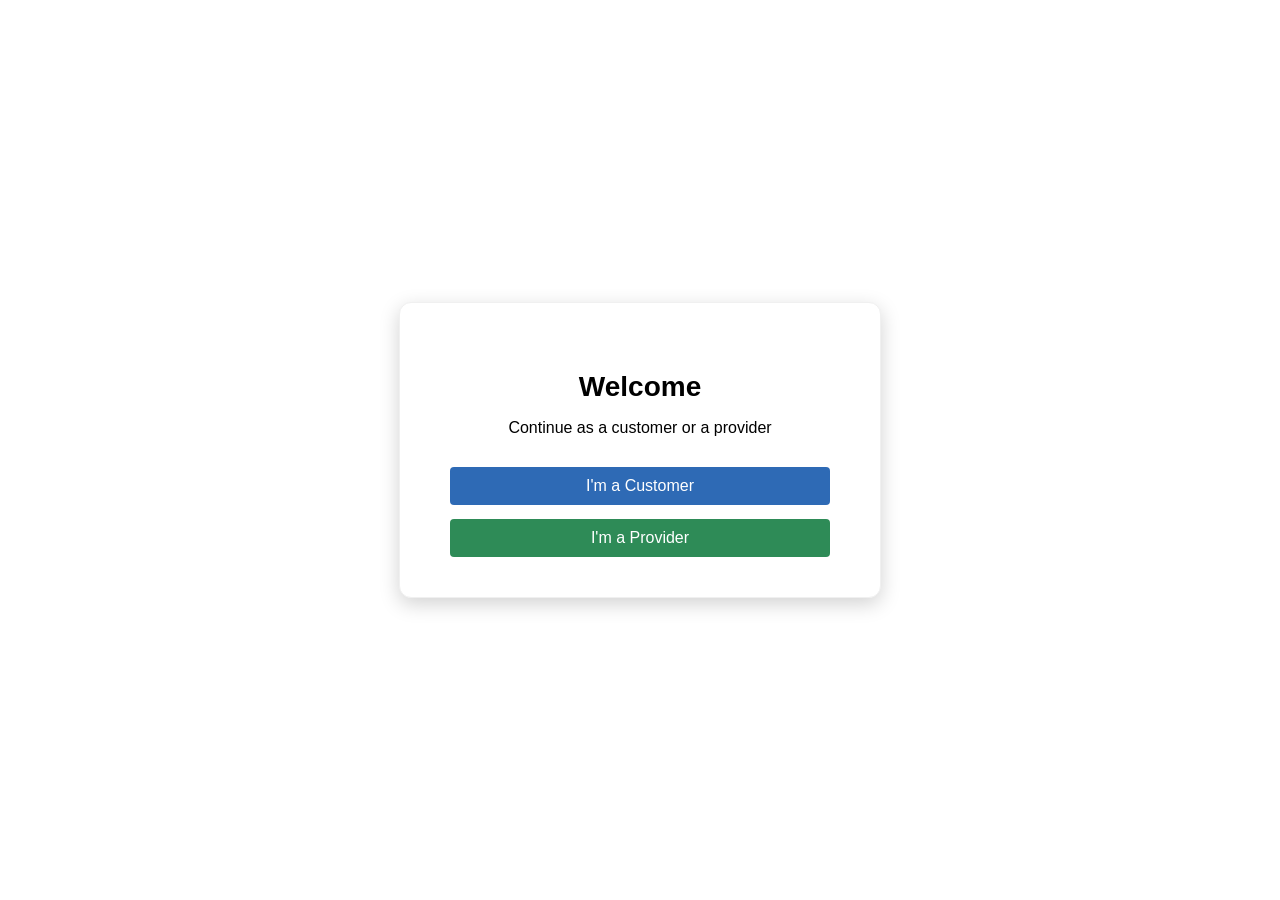
<file: high-fidelity-prototype/customer-prototype/index.html>
<!DOCTYPE html>
<html lang="en">
<head>
    <meta charset="UTF-8">
    <meta name="viewport" content="width=device-width, initial-scale=1.0">
    <title>Document</title>
    <link rel="stylesheet" href="style.css">
</head>
<body>
    <div class="landing-card">
        <h3>Welcome</h3>
        <p>Continue as a customer or a provider</p>

        <div class="role-buttons">
            <a href="customer-login.html" class="role-btn customer-btn">I'm a Customer</a>
            <a href="../provider-prototype/provider-login.html" class="role-btn provider-btn">I'm a Provider</a>
        </div>
    </div>
</body>
</html>
</file>
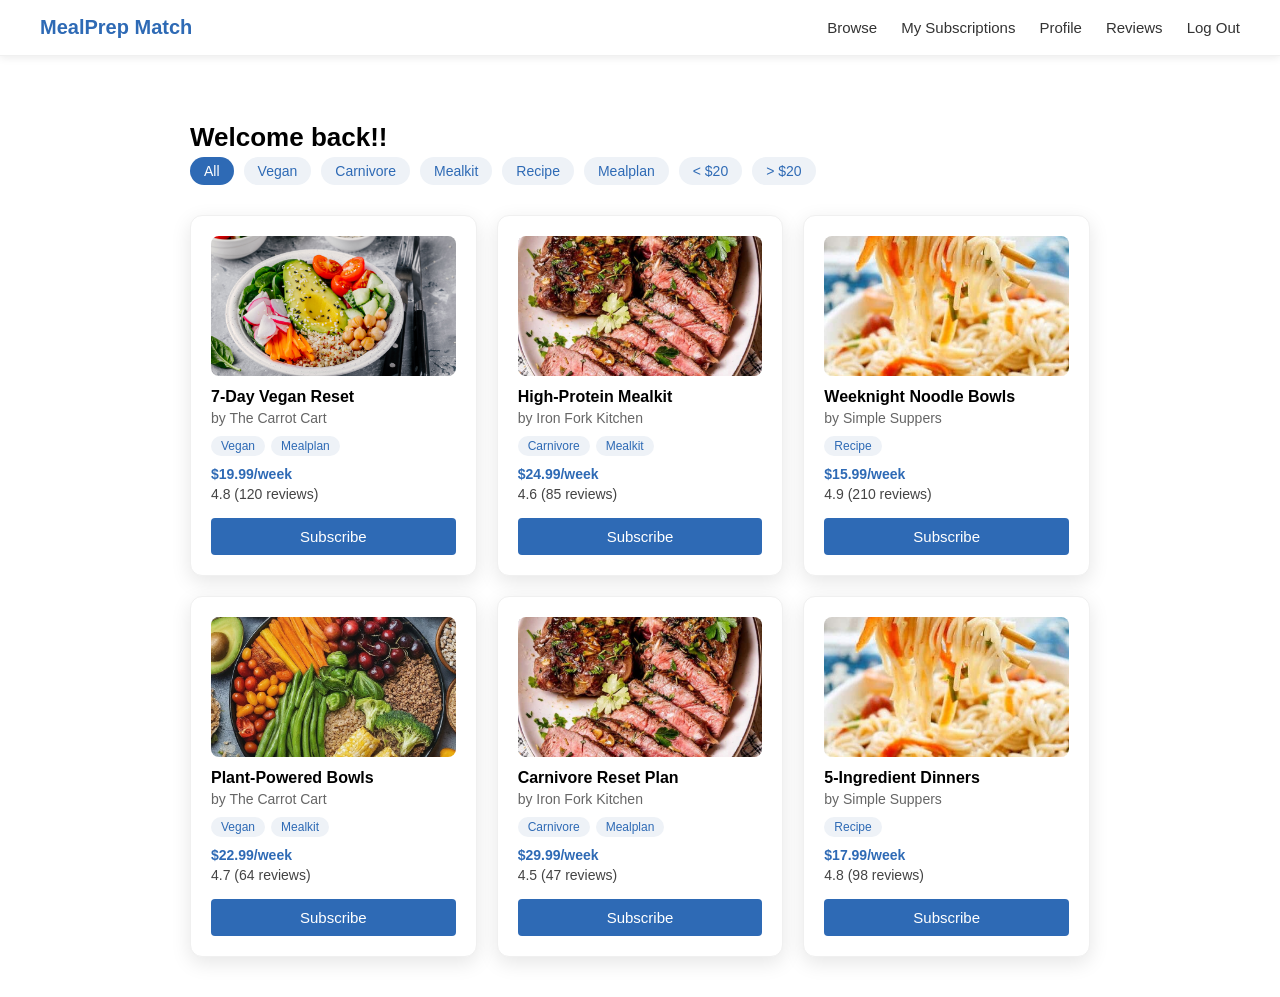
<file: high-fidelity-prototype/customer-prototype/customer-dashboard.html>
<!DOCTYPE html>
<html lang="en">
<head>
    <meta charset="UTF-8">
    <meta name="viewport" content="width=device-width, initial-scale=1.0">
    <title>Document</title>
    <link rel="stylesheet" href="style.css">
</head>
<body class="dashboard-body">
    <nav class="navbar">
        <span class="logo">MealPrep Match</span>
        <div class="nav-links">
            <a href="customer-dashboard.html">Browse</a>
            <a href="customer-subscriptions.html">My Subscriptions</a>
            <a href="customer-profile.html">Profile</a>
            <a href="customer-reviews.html">Reviews</a>
            <a href="index.html">Log Out</a>
        </div>
    </nav>

    <div class="dashboard-container">
        <h3>Welcome back!!</h3>
        

        <div class="filter-tags">
            <span class="tag-pill active" data-filter="All">All</span>
            <span class="tag-pill" data-filter="Vegan">Vegan</span>
            <span class="tag-pill" data-filter="Carnivore">Carnivore</span>
            <span class="tag-pill" data-filter="Mealkit">Mealkit</span>
            <span class="tag-pill" data-filter="Recipe">Recipe</span>
            <span class="tag-pill" data-filter="Mealplan">Mealplan</span>
            <span class="tag-pill" data-filter="under20">&lt; $20</span>
            <span class="tag-pill" data-filter="over20">&gt; $20</span>
        </div>

        <div class="card-grid">
            <div class="service-card" data-id="vegan-reset" data-tags="Vegan Mealplan" data-price="19.99">
                <img class="card-image" src="images/vegan-reset.jpg" alt="7-Day Vegan Reset">
                <div class="card-body">
                    <h4>7-Day Vegan Reset</h4>
                    <p class="provider-name">by The Carrot Cart</p>
                    <div class="card-tags">
                        <span class="tag-pill small">Vegan</span>
                        <span class="tag-pill small">Mealplan</span>
                    </div>
                    <p class="price">$19.99/week</p>
                    <p class="rating">4.8 (120 reviews)</p>
                </div>
                <button class="subscribe-btn">Subscribe</button>
            </div>

            <div class="service-card" data-id="high-protein-mealkit" data-tags="Carnivore Mealkit" data-price="24.99">
                <img class="card-image" src="images/high-protein.jpg" alt="High-Protein Mealkit">
                <div class="card-body">
                    <h4>High-Protein Mealkit</h4>
                    <p class="provider-name">by Iron Fork Kitchen</p>
                    <div class="card-tags">
                        <span class="tag-pill small">Carnivore</span>
                        <span class="tag-pill small">Mealkit</span>
                    </div>
                    <p class="price">$24.99/week</p>
                    <p class="rating">4.6 (85 reviews)</p>
                </div>
                <button class="subscribe-btn">Subscribe</button>
            </div>

            <div class="service-card" data-id="noodle-bowls" data-tags="Recipe" data-price="15.99">
                <img class="card-image" src="images/noodle-bowls.jpg" alt="Weeknight Noodle Bowls">
                <div class="card-body">
                    <h4>Weeknight Noodle Bowls</h4>
                    <p class="provider-name">by Simple Suppers</p>
                    <div class="card-tags">
                        <span class="tag-pill small">Recipe</span>
                    </div>
                    <p class="price">$15.99/week</p>
                    <p class="rating">4.9 (210 reviews)</p>
                </div>
                <button class="subscribe-btn">Subscribe</button>
            </div>

            <div class="service-card" data-id="plant-powered-bowls" data-tags="Vegan Mealkit" data-price="22.99">
                <img class="card-image" src="images/plant-based.jpg" alt="Plant-Powered Bowls">
                <div class="card-body">
                    <h4>Plant-Powered Bowls</h4>
                    <p class="provider-name">by The Carrot Cart</p>
                    <div class="card-tags">
                        <span class="tag-pill small">Vegan</span>
                        <span class="tag-pill small">Mealkit</span>
                    </div>
                    <p class="price">$22.99/week</p>
                    <p class="rating">4.7 (64 reviews)</p>
                </div>
                <button class="subscribe-btn">Subscribe</button>
            </div>

            <div class="service-card" data-id="carnivore-reset" data-tags="Carnivore Mealplan" data-price="29.99">
                <img class="card-image" src="images/high-protein.jpg" alt="Carnivore Reset Plan">
                <div class="card-body">
                    <h4>Carnivore Reset Plan</h4>
                    <p class="provider-name">by Iron Fork Kitchen</p>
                    <div class="card-tags">
                        <span class="tag-pill small">Carnivore</span>
                        <span class="tag-pill small">Mealplan</span>
                    </div>
                    <p class="price">$29.99/week</p>
                    <p class="rating">4.5 (47 reviews)</p>
                </div>
                <button class="subscribe-btn">Subscribe</button>
            </div>

            <div class="service-card" data-id="5-ingredient-dinners" data-tags="Recipe" data-price="17.99">
                <img class="card-image" src="images/noodle-bowls.jpg" alt="5-Ingredient Dinners">
                <div class="card-body">
                    <h4>5-Ingredient Dinners</h4>
                    <p class="provider-name">by Simple Suppers</p>
                    <div class="card-tags">
                        <span class="tag-pill small">Recipe</span>
                    </div>
                    <p class="price">$17.99/week</p>
                    <p class="rating">4.8 (98 reviews)</p>
                </div>
                <button class="subscribe-btn">Subscribe</button>
            </div>
        </div>

        <p class="no-results" hidden>No mealkits match this filter yet.</p>
    </div>

    <script src="subscriptions.js"></script>
    <script>
        initSubscribeButtons();

        const filterTags = document.querySelectorAll('.filter-tags .tag-pill');
        const cards = document.querySelectorAll('.service-card');
        const noResults = document.querySelector('.no-results');

        filterTags.forEach(tag => {
            tag.addEventListener('click', () => {
                filterTags.forEach(t => t.classList.remove('active'));
                tag.classList.add('active');

                const filter = tag.dataset.filter;
                let visibleCount = 0;

                cards.forEach(card => {
                    const price = parseFloat(card.dataset.price);
                    let matches;
                    if (filter === 'All') matches = true;
                    else if (filter === 'under20') matches = price < 20;
                    else if (filter === 'over20') matches = price > 20;
                    else matches = card.dataset.tags.split(' ').includes(filter);

                    card.hidden = !matches;
                    if (matches) visibleCount++;
                });

                noResults.hidden = visibleCount > 0;
            });
        });
    </script>
</body>
</html>
</file>
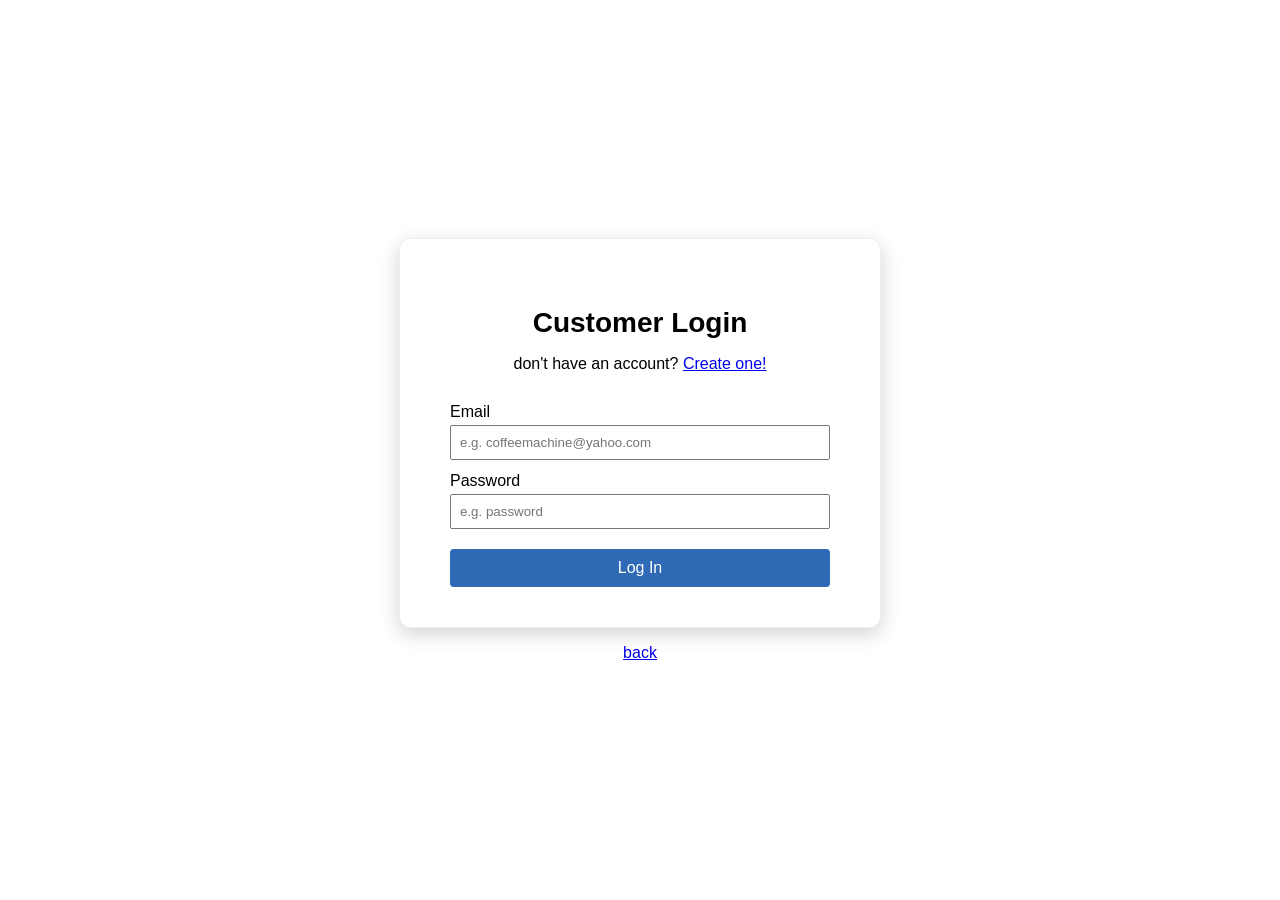
<file: high-fidelity-prototype/customer-prototype/customer-login.html>
<!DOCTYPE html>
<html lang="en">
<head>
    <meta charset="UTF-8">
    <meta name="viewport" content="width=device-width, initial-scale=1.0">
    <title>Document</title>
    <link rel="stylesheet" href="style.css">
</head>
<body>
    <div class= "customer-form">
        <h3>Customer Login</h3>
        <p>don't have an account? <a href="customer-registration.html">Create one!</a></p>

        <form action="customer-dashboard.html">

            <label for="email">Email</label>
            <input type="text" id="email" placeholder="e.g. coffeemachine@yahoo.com">

            <label for="password">Password</label>
            <input type="text" id="password" placeholder="e.g. password">

            <button type="submit" class="register-btn">Log In</button>
        </form>

    </div>

    <div class="back-link">
        <a href="#">back</a>
    </div>
</body>
</html>
</file>
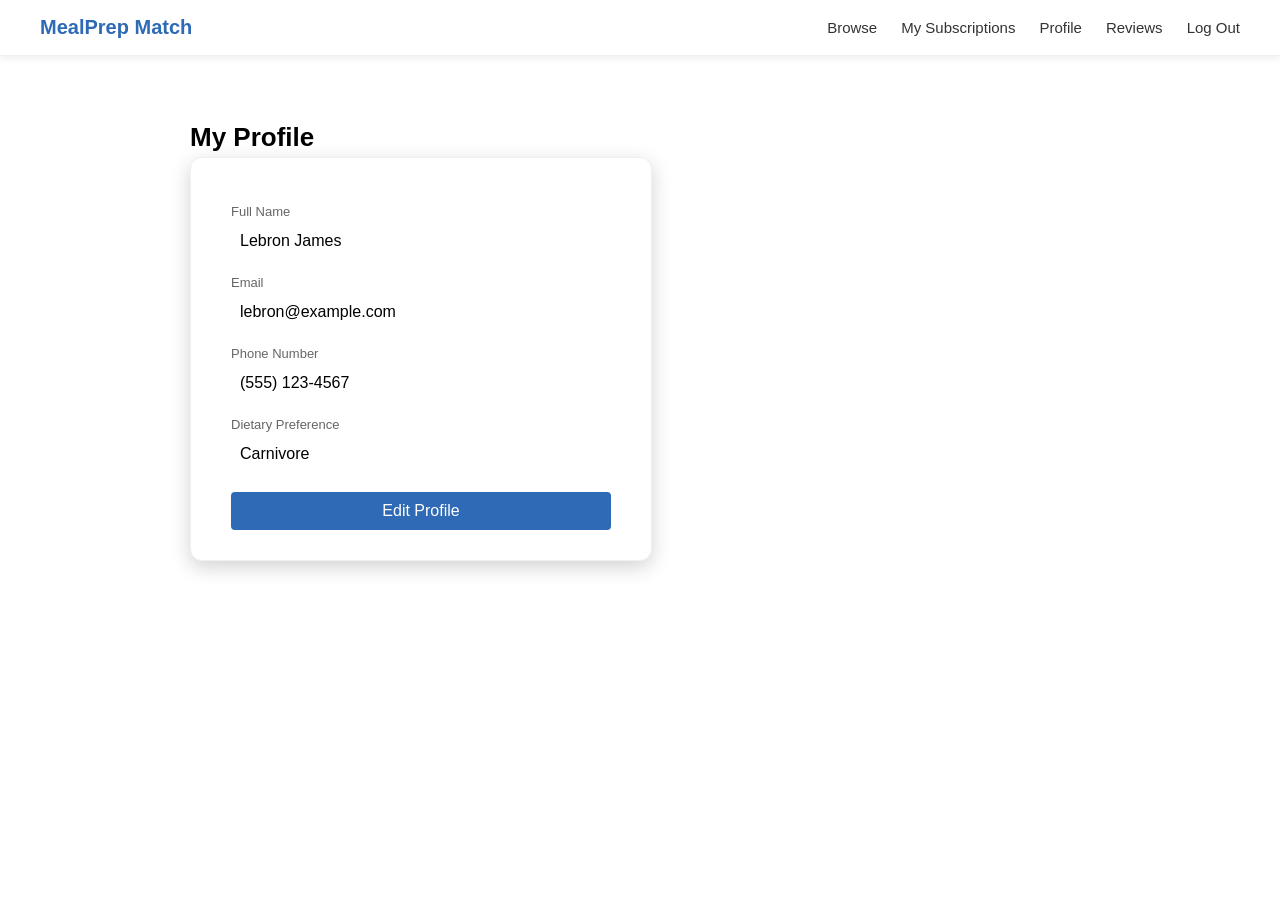
<file: high-fidelity-prototype/customer-prototype/customer-profile.html>
<!DOCTYPE html>
<html lang="en">
<head>
    <meta charset="UTF-8">
    <meta name="viewport" content="width=device-width, initial-scale=1.0">
    <title>Document</title>
    <link rel="stylesheet" href="style.css">
</head>
<body class="dashboard-body">
    <nav class="navbar">
        <span class="logo">MealPrep Match</span>
        <div class="nav-links">
            <a href="customer-dashboard.html">Browse</a>
            <a href="customer-subscriptions.html">My Subscriptions</a>
            <a href="customer-profile.html">Profile</a>
            <a href="customer-reviews.html">Reviews</a>
            <a href="index.html">Log Out</a>
        </div>
    </nav>

    <div class="dashboard-container">
        <h3>My Profile</h3>

        <div class="profile-card">
            <label>Full Name</label>
            <p class="profile-field" data-field="name">Lebron James</p>

            <label>Email</label>
            <p class="profile-field" data-field="email">lebron@example.com</p>

            <label>Phone Number</label>
            <p class="profile-field" data-field="phone">(555) 123-4567</p>

            <label>Dietary Preference</label>
            <p class="profile-field" data-field="diet">Carnivore</p>

            <button id="profile-edit-btn" class="register-btn">Edit Profile</button>
        </div>
    </div>

    <script>
        const PROFILE_KEY = 'mealprep-profile';
        const editBtn = document.getElementById('profile-edit-btn');
        const fields = document.querySelectorAll('.profile-field');

        const saved = JSON.parse(localStorage.getItem(PROFILE_KEY) || '{}');
        fields.forEach(field => {
            if (saved[field.dataset.field]) field.textContent = saved[field.dataset.field];
        });

        editBtn.addEventListener('click', () => {
            const editing = editBtn.textContent === 'Save Profile';

            if (editing) {
                const profile = {};
                fields.forEach(field => {
                    field.contentEditable = 'false';
                    profile[field.dataset.field] = field.textContent.trim();
                });
                localStorage.setItem(PROFILE_KEY, JSON.stringify(profile));
                editBtn.textContent = 'Edit Profile';
            } else {
                fields.forEach(field => field.contentEditable = 'true');
                fields[0].focus();
                editBtn.textContent = 'Save Profile';
            }
        });
    </script>
</body>
</html>
</file>
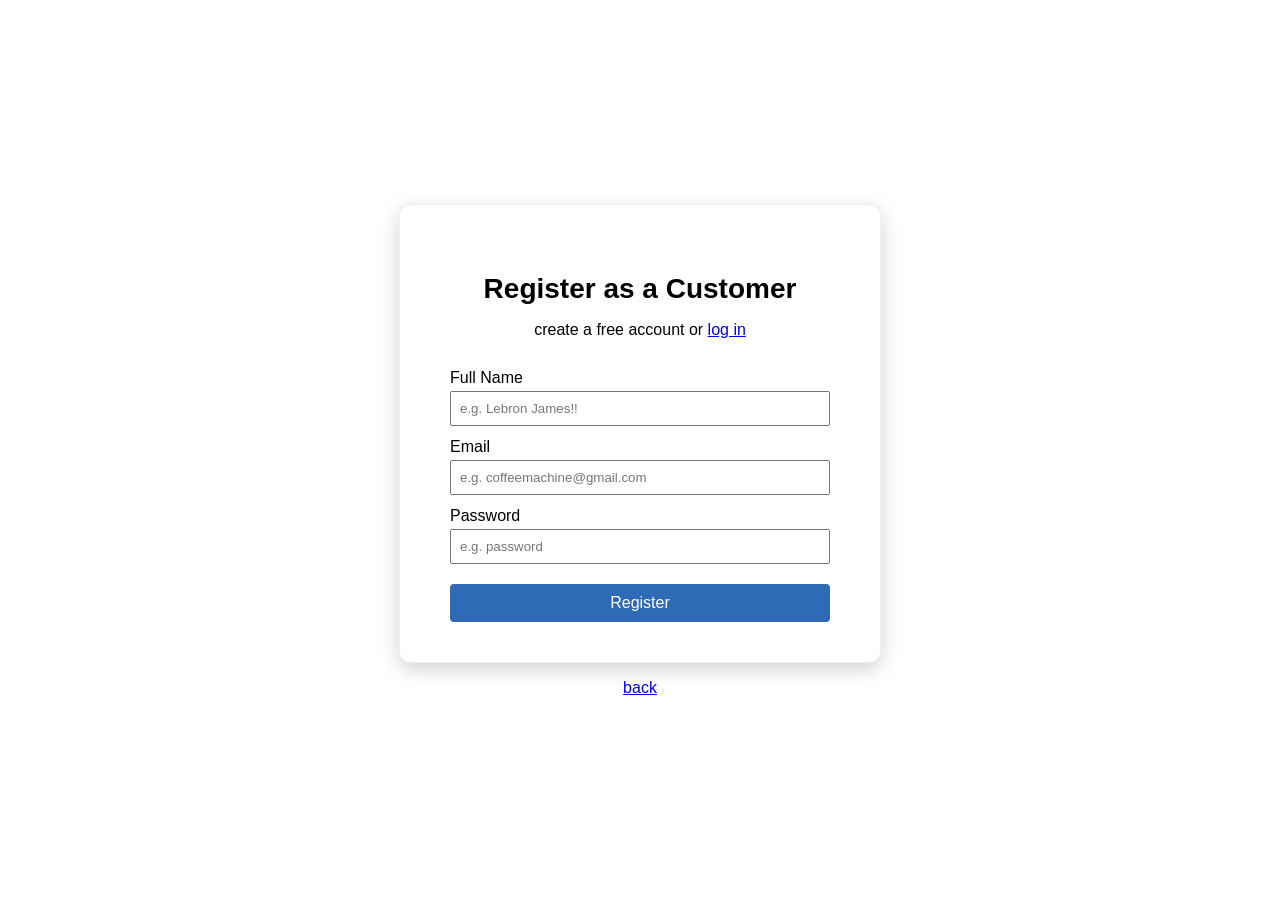
<file: high-fidelity-prototype/customer-prototype/customer-registration.html>
<!DOCTYPE html>
<html lang="en">
<head>
    <meta charset="UTF-8">
    <meta name="viewport" content="width=device-width, initial-scale=1.0">
    <title>Document</title>
    <link rel="stylesheet" href="style.css">
</head>
<body>
    <div class= "customer-form">
        <h3>Register as a Customer</h3>
        <p>create a free account or <a href="customer-login.html">log in</a></p>

        <form action="customer-dashboard.html">
            <label for="name">Full Name</label>
            <input type="text" id="name" placeholder="e.g. Lebron James!!">

            <label for="email">Email</label>
            <input type="text" id="email" placeholder="e.g. coffeemachine@gmail.com">

            <label for="password">Password</label>
            <input type="text" id="password" placeholder="e.g. password">

            <button type="submit" class="register-btn">Register</button>
        </form>

    </div>

    <div class="back-link">
        <a href="#">back</a>
    </div>
</body>
</html>
</file>
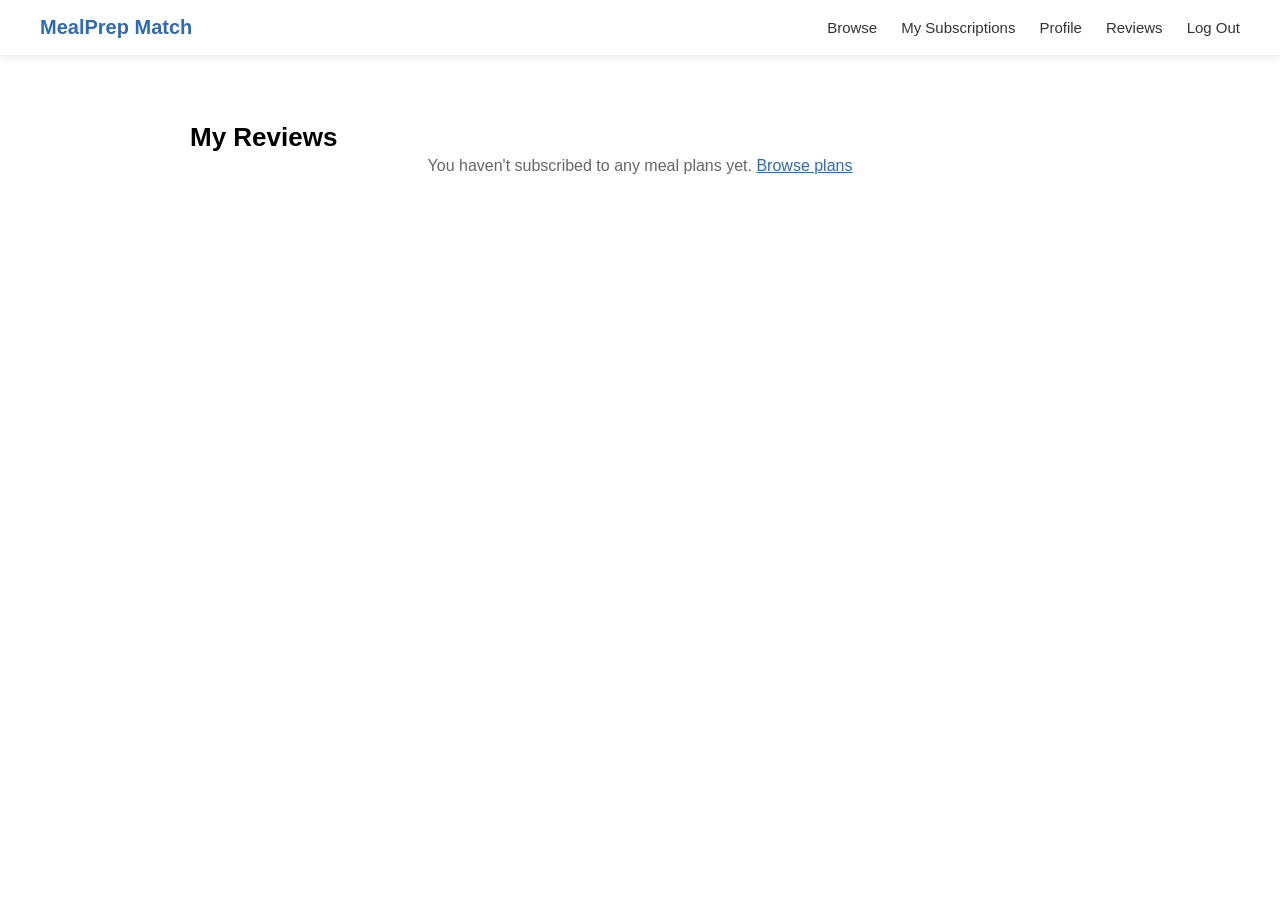
<file: high-fidelity-prototype/customer-prototype/customer-reviews.html>
<!DOCTYPE html>
<html lang="en">
<head>
    <meta charset="UTF-8">
    <meta name="viewport" content="width=device-width, initial-scale=1.0">
    <title>Document</title>
    <link rel="stylesheet" href="style.css">
</head>
<body class="dashboard-body">
    <nav class="navbar">
        <span class="logo">MealPrep Match</span>
        <div class="nav-links">
            <a href="customer-dashboard.html">Browse</a>
            <a href="customer-subscriptions.html">My Subscriptions</a>
            <a href="customer-profile.html">Profile</a>
            <a href="customer-reviews.html">Reviews</a>
            <a href="index.html">Log Out</a>
        </div>
    </nav>

    <div class="dashboard-container">
        <h3>My Reviews</h3>

        <div class="card-grid">
            <div class="service-card" data-id="vegan-reset">
                <img class="card-image" src="images/vegan-reset.jpg" alt="7-Day Vegan Reset">
                <div class="card-body">
                    <h4>7-Day Vegan Reset</h4>
                    <p class="provider-name">by The Carrot Cart</p>
                </div>
                <div class="review-form">
                    <label>Your Rating</label>
                    <select class="review-rating">
                        <option value="5">5 - Excellent</option>
                        <option value="4">4 - Good</option>
                        <option value="3">3 - Okay</option>
                        <option value="2">2 - Poor</option>
                        <option value="1">1 - Terrible</option>
                    </select>
                    <label>Your Review</label>
                    <textarea class="review-comment" placeholder="What did you think?"></textarea>
                    <button class="subscribe-btn review-save-btn">Save Review</button>
                </div>
            </div>

            <div class="service-card" data-id="high-protein-mealkit">
                <img class="card-image" src="images/high-protein.jpg" alt="High-Protein Mealkit">
                <div class="card-body">
                    <h4>High-Protein Mealkit</h4>
                    <p class="provider-name">by Iron Fork Kitchen</p>
                </div>
                <div class="review-form">
                    <label>Your Rating</label>
                    <select class="review-rating">
                        <option value="5">5 - Excellent</option>
                        <option value="4">4 - Good</option>
                        <option value="3">3 - Okay</option>
                        <option value="2">2 - Poor</option>
                        <option value="1">1 - Terrible</option>
                    </select>
                    <label>Your Review</label>
                    <textarea class="review-comment" placeholder="What did you think?"></textarea>
                    <button class="subscribe-btn review-save-btn">Save Review</button>
                </div>
            </div>

            <div class="service-card" data-id="noodle-bowls">
                <img class="card-image" src="images/noodle-bowls.jpg" alt="Weeknight Noodle Bowls">
                <div class="card-body">
                    <h4>Weeknight Noodle Bowls</h4>
                    <p class="provider-name">by Simple Suppers</p>
                </div>
                <div class="review-form">
                    <label>Your Rating</label>
                    <select class="review-rating">
                        <option value="5">5 - Excellent</option>
                        <option value="4">4 - Good</option>
                        <option value="3">3 - Okay</option>
                        <option value="2">2 - Poor</option>
                        <option value="1">1 - Terrible</option>
                    </select>
                    <label>Your Review</label>
                    <textarea class="review-comment" placeholder="What did you think?"></textarea>
                    <button class="subscribe-btn review-save-btn">Save Review</button>
                </div>
            </div>

            <div class="service-card" data-id="plant-powered-bowls">
                <img class="card-image" src="images/vegan-reset.jpg" alt="Plant-Powered Bowls">
                <div class="card-body">
                    <h4>Plant-Powered Bowls</h4>
                    <p class="provider-name">by The Carrot Cart</p>
                </div>
                <div class="review-form">
                    <label>Your Rating</label>
                    <select class="review-rating">
                        <option value="5">5 - Excellent</option>
                        <option value="4">4 - Good</option>
                        <option value="3">3 - Okay</option>
                        <option value="2">2 - Poor</option>
                        <option value="1">1 - Terrible</option>
                    </select>
                    <label>Your Review</label>
                    <textarea class="review-comment" placeholder="What did you think?"></textarea>
                    <button class="subscribe-btn review-save-btn">Save Review</button>
                </div>
            </div>

            <div class="service-card" data-id="carnivore-reset">
                <img class="card-image" src="images/high-protein.jpg" alt="Carnivore Reset Plan">
                <div class="card-body">
                    <h4>Carnivore Reset Plan</h4>
                    <p class="provider-name">by Iron Fork Kitchen</p>
                </div>
                <div class="review-form">
                    <label>Your Rating</label>
                    <select class="review-rating">
                        <option value="5">5 - Excellent</option>
                        <option value="4">4 - Good</option>
                        <option value="3">3 - Okay</option>
                        <option value="2">2 - Poor</option>
                        <option value="1">1 - Terrible</option>
                    </select>
                    <label>Your Review</label>
                    <textarea class="review-comment" placeholder="What did you think?"></textarea>
                    <button class="subscribe-btn review-save-btn">Save Review</button>
                </div>
            </div>

            <div class="service-card" data-id="5-ingredient-dinners">
                <img class="card-image" src="images/noodle-bowls.jpg" alt="5-Ingredient Dinners">
                <div class="card-body">
                    <h4>5-Ingredient Dinners</h4>
                    <p class="provider-name">by Simple Suppers</p>
                </div>
                <div class="review-form">
                    <label>Your Rating</label>
                    <select class="review-rating">
                        <option value="5">5 - Excellent</option>
                        <option value="4">4 - Good</option>
                        <option value="3">3 - Okay</option>
                        <option value="2">2 - Poor</option>
                        <option value="1">1 - Terrible</option>
                    </select>
                    <label>Your Review</label>
                    <textarea class="review-comment" placeholder="What did you think?"></textarea>
                    <button class="subscribe-btn review-save-btn">Save Review</button>
                </div>
            </div>
        </div>

        <p class="no-subscriptions">You haven't subscribed to any meal plans yet. <a href="customer-dashboard.html">Browse plans</a></p>
    </div>

    <script src="subscriptions.js"></script>
    <script>
        const REVIEWS_KEY = 'mealprep-reviews';
        const reviews = JSON.parse(localStorage.getItem(REVIEWS_KEY) || '{}');
        const subscribed = new Set(getSubscriptions());
        const cards = document.querySelectorAll('.service-card[data-id]');
        const noResults = document.querySelector('.no-subscriptions');
        let visibleCount = 0;

        cards.forEach(card => {
            const id = card.dataset.id;
            const isSubscribed = subscribed.has(id);
            card.hidden = !isSubscribed;
            if (isSubscribed) visibleCount++;

            const rating = card.querySelector('.review-rating');
            const comment = card.querySelector('.review-comment');
            const saveBtn = card.querySelector('.review-save-btn');

            if (reviews[id]) {
                rating.value = reviews[id].rating;
                comment.value = reviews[id].comment;
                saveBtn.textContent = 'Update Review';
            }

            saveBtn.addEventListener('click', () => {
                reviews[id] = { rating: rating.value, comment: comment.value };
                localStorage.setItem(REVIEWS_KEY, JSON.stringify(reviews));
                saveBtn.textContent = 'Update Review';
            });
        });

        noResults.hidden = visibleCount > 0;
    </script>
</body>
</html>
</file>
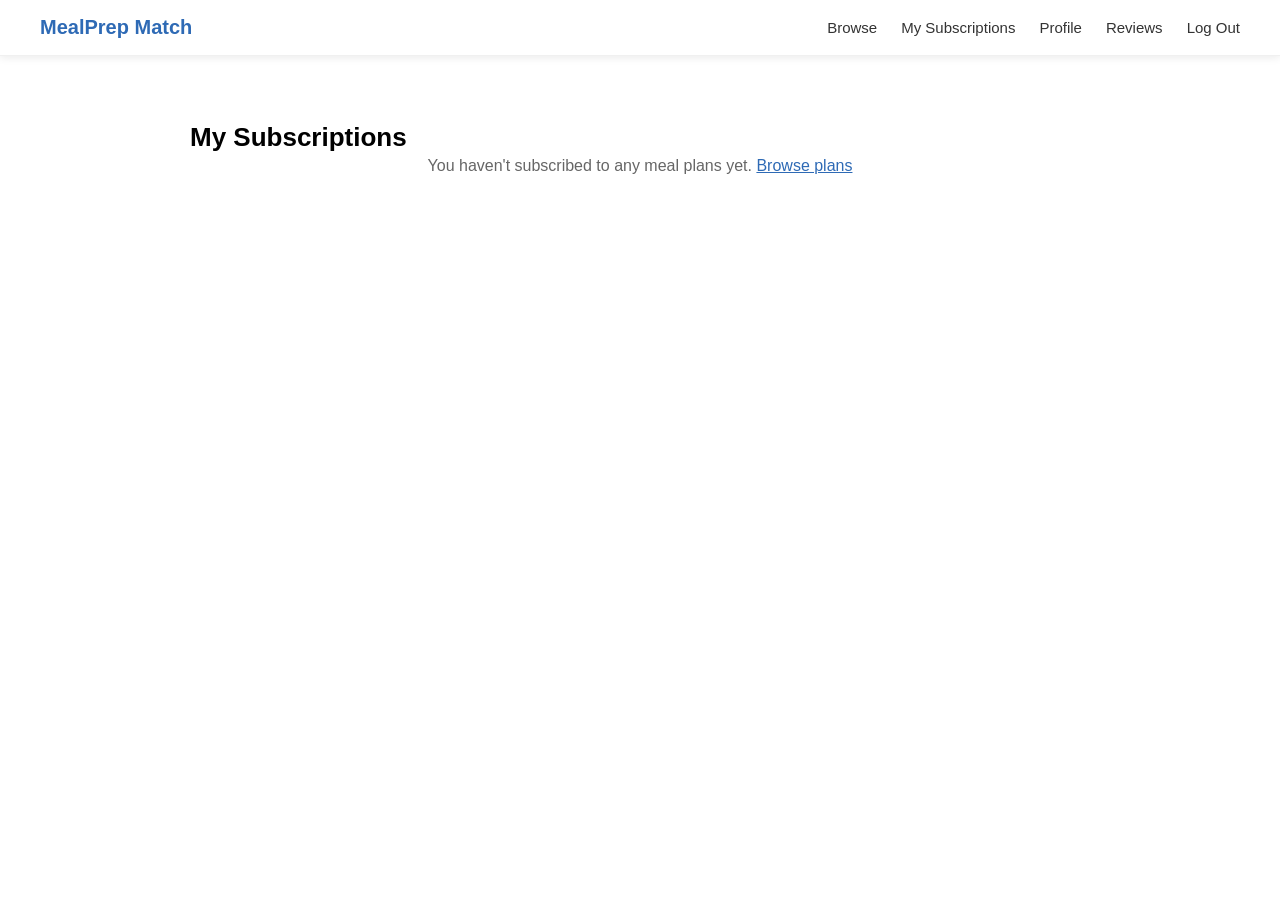
<file: high-fidelity-prototype/customer-prototype/customer-subscriptions.html>
<!DOCTYPE html>
<html lang="en">
<head>
    <meta charset="UTF-8">
    <meta name="viewport" content="width=device-width, initial-scale=1.0">
    <title>Document</title>
    <link rel="stylesheet" href="style.css">
</head>
<body class="dashboard-body">
    <nav class="navbar">
        <span class="logo">MealPrep Match</span>
        <div class="nav-links">
            <a href="customer-dashboard.html">Browse</a>
            <a href="customer-subscriptions.html">My Subscriptions</a>
            <a href="customer-profile.html">Profile</a>
            <a href="customer-reviews.html">Reviews</a>
            <a href="index.html">Log Out</a>
        </div>
    </nav>

    <div class="dashboard-container">
        <h3>My Subscriptions</h3>

        <div class="card-grid">
            <div class="service-card" data-id="vegan-reset">
                <img class="card-image" src="images/vegan-reset.jpg" alt="7-Day Vegan Reset">
                <div class="card-body">
                    <h4>7-Day Vegan Reset</h4>
                    <p class="provider-name">by The Carrot Cart</p>
                    <div class="card-tags">
                        <span class="tag-pill small">Vegan</span>
                        <span class="tag-pill small">Mealplan</span>
                    </div>
                    <p class="rating">4.8 (120 reviews)</p>
                    <p class="mealkit-list-label">Your mealkits:</p>
                    <ul class="mealkit-list">
                        <li>Week 1: Buddha Bowl with Peanut Sauce</li>
                        <li>Week 2: Chickpea Curry &amp; Rice</li>
                        <li>Week 3: Stuffed Bell Peppers</li>
                    </ul>
                </div>
                <button class="subscribe-btn">Subscribe</button>
            </div>

            <div class="service-card" data-id="high-protein-mealkit">
                <img class="card-image" src="images/high-protein.jpg" alt="High-Protein Mealkit">
                <div class="card-body">
                    <h4>High-Protein Mealkit</h4>
                    <p class="provider-name">by Iron Fork Kitchen</p>
                    <div class="card-tags">
                        <span class="tag-pill small">Carnivore</span>
                        <span class="tag-pill small">Mealkit</span>
                    </div>
                    <p class="rating">4.6 (85 reviews)</p>
                    <p class="mealkit-list-label">Your mealkits:</p>
                    <ul class="mealkit-list">
                        <li>Grilled Ribeye with Roasted Vegetables</li>
                    </ul>
                </div>
                <button class="subscribe-btn">Subscribe</button>
            </div>

            <div class="service-card" data-id="noodle-bowls">
                <img class="card-image" src="images/noodle-bowls.jpg" alt="Weeknight Noodle Bowls">
                <div class="card-body">
                    <h4>Weeknight Noodle Bowls</h4>
                    <p class="provider-name">by Simple Suppers</p>
                    <div class="card-tags">
                        <span class="tag-pill small">Recipe</span>
                    </div>
                    <p class="rating">4.9 (210 reviews)</p>
                    <p class="mealkit-list-label">Your mealkits:</p>
                    <ul class="mealkit-list">
                        <li>Spicy Peanut Noodle Bowl</li>
                    </ul>
                </div>
                <button class="subscribe-btn">Subscribe</button>
            </div>

            <div class="service-card" data-id="plant-powered-bowls">
                <img class="card-image" src="images/vegan-reset.jpg" alt="Plant-Powered Bowls">
                <div class="card-body">
                    <h4>Plant-Powered Bowls</h4>
                    <p class="provider-name">by The Carrot Cart</p>
                    <div class="card-tags">
                        <span class="tag-pill small">Vegan</span>
                        <span class="tag-pill small">Mealkit</span>
                    </div>
                    <p class="rating">4.7 (64 reviews)</p>
                    <p class="mealkit-list-label">Your mealkits:</p>
                    <ul class="mealkit-list">
                        <li>Sesame Tofu &amp; Broccoli Bowl</li>
                    </ul>
                </div>
                <button class="subscribe-btn">Subscribe</button>
            </div>

            <div class="service-card" data-id="carnivore-reset">
                <img class="card-image" src="images/high-protein.jpg" alt="Carnivore Reset Plan">
                <div class="card-body">
                    <h4>Carnivore Reset Plan</h4>
                    <p class="provider-name">by Iron Fork Kitchen</p>
                    <div class="card-tags">
                        <span class="tag-pill small">Carnivore</span>
                        <span class="tag-pill small">Mealplan</span>
                    </div>
                    <p class="rating">4.5 (47 reviews)</p>
                    <p class="mealkit-list-label">Your mealkits:</p>
                    <ul class="mealkit-list">
                        <li>Week 1: Garlic Butter Steak Bites</li>
                        <li>Week 2: Herb-Crusted Pork Chops</li>
                        <li>Week 3: Slow-Cooked Beef Brisket</li>
                    </ul>
                </div>
                <button class="subscribe-btn">Subscribe</button>
            </div>

            <div class="service-card" data-id="5-ingredient-dinners">
                <img class="card-image" src="images/noodle-bowls.jpg" alt="5-Ingredient Dinners">
                <div class="card-body">
                    <h4>5-Ingredient Dinners</h4>
                    <p class="provider-name">by Simple Suppers</p>
                    <div class="card-tags">
                        <span class="tag-pill small">Recipe</span>
                    </div>
                    <p class="rating">4.8 (98 reviews)</p>
                    <p class="mealkit-list-label">Your mealkits:</p>
                    <ul class="mealkit-list">
                        <li>One-Pan Lemon Garlic Chicken</li>
                    </ul>
                </div>
                <button class="subscribe-btn">Subscribe</button>
            </div>
        </div>

        <p class="no-subscriptions">You haven't subscribed to any meal plans yet. <a href="customer-dashboard.html">Browse plans</a></p>
    </div>

    <script src="subscriptions.js"></script>
    <script>
        initSubscribeButtons({ hideUnsubscribed: true });
    </script>
</body>
</html>
</file>
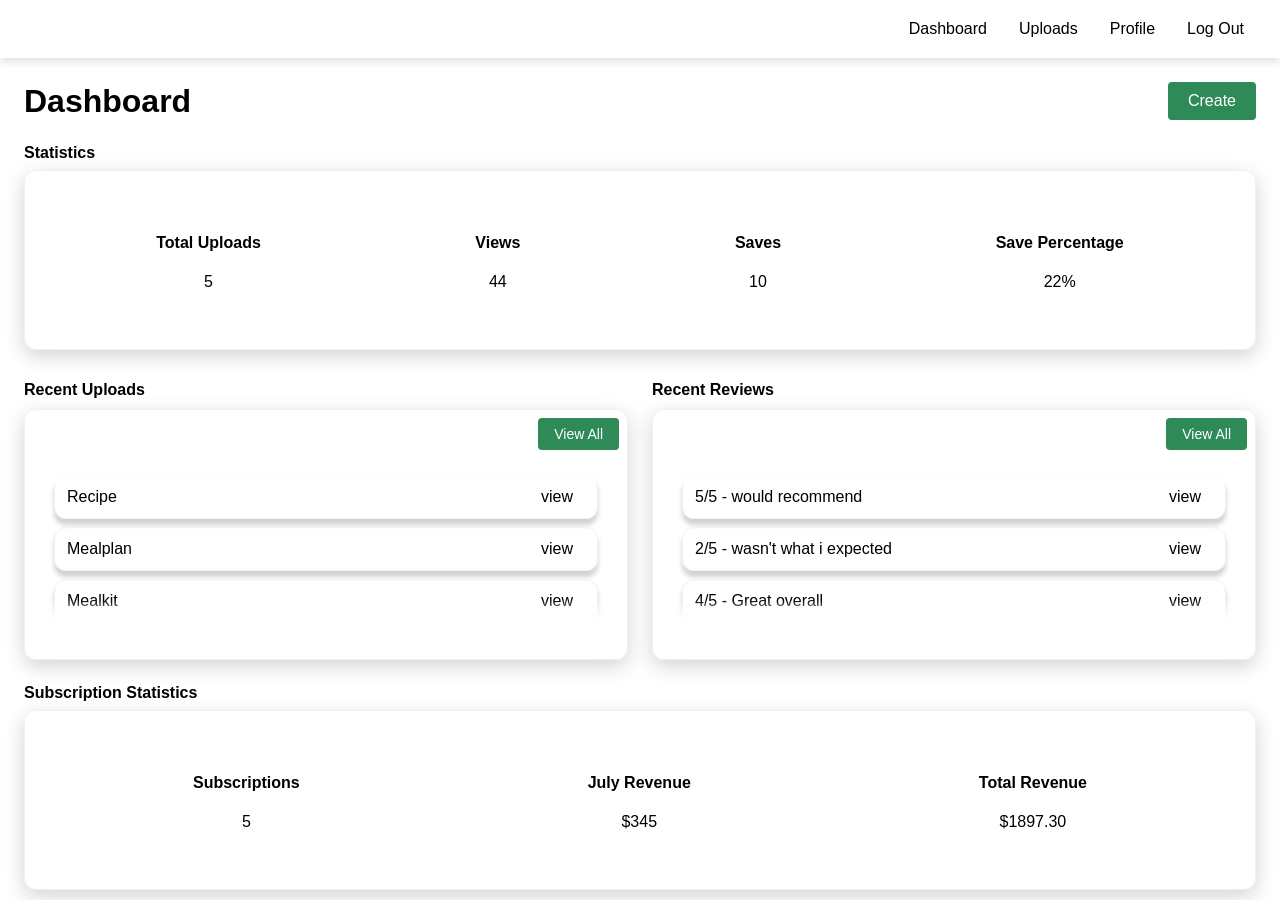
<file: high-fidelity-prototype/provider-prototype/dashboard.html>
<!DOCTYPE html>
<html lang="en">
<head>
    <meta charset="UTF-8">
    <meta name="viewport" content="width=device-width, initial-scale=1.0">
    <title>Provider Dashboard</title>
    <link rel="stylesheet" href="style.css">
</head>
<body class="dashboard">
    <nav class="nav">
        <a href="dashboard.html"><button>Dashboard</button></a>
        <a href="#"><button>Uploads</button></a>
        <a href="provider-profile.html"><button>Profile</button></a>
        <a href="provider-login.html"><button>Log Out</button></a>
    </nav>

    <main class="main">
        <div class="header-bar">
            <h1>Dashboard</h1>
            <button class="create-btn">Create</button>
        </div>

        <div class="stats-section">
            <h4>Statistics</h4>
            <div class="stats">
                <div class="stat">
                    <h4>Total Uploads</h4>
                    <p>5</p>
                </div>

                <div class="stat">
                    <h4>Views</h4>
                    <p>44</p>
                </div>

                <div class="stat">
                    <h4>Saves</h4>
                    <p>10</p>
                </div>

                <div class="stat">
                    <h4>Save Percentage</h4>
                    <p>22%</p>
                </div>
            </div>
        </div>

        <div class="panels">
            <div class="panel-section">
                <h4>Recent Uploads</h4>
                <div class="panel">
                    <div class="panel-head">
                        <button>View All</button>
                    </div>
                    <div class="upload-list">
                        <div class="upload-item">
                            <p>Recipe</p>
                            <button>view</button>
                        </div>
                        <div class="upload-item">
                            <p>Mealplan</p>
                            <button>view</button>
                        </div>
                        <div class="upload-item">
                            <p>Mealkit</p>
                            <button>view</button>
                        </div>
                        <div class="upload-item">
                            <p>Mealkit</p>
                            <button>view</button>
                        </div>
                    </div>
                </div>
            </div>

            <div class="panel-section">
                <h4>Recent Reviews</h4>
                <div class="panel">
                    <div class="panel-head">
                        <button>View All</button>
                    </div>
                    <div class="upload-list">
                        <div class="upload-item">
                            <p>5/5 - would recommend</p>
                            <a href="#review-modal"><button>view</button></a>
                        </div>
                        <div class="upload-item">
                            <p>2/5 - wasn't what i expected</p>
                            <a href="#review-modal"><button>view</button></a>
                        </div>
                        <div class="upload-item">
                            <p>4/5 - Great overall</p>
                            <a href="#review-modal"><button>view</button></a>
                        </div>
                    </div>
                </div>
            </div>
        </div>

        <div class="stats-section">
            <h4>Subscription Statistics</h4>
            <div class="stats">
                <div class="stat">
                    <h4>Subscriptions</h4>
                    <p>5</p>
                </div>

                <div class="stat">
                    <h4>July Revenue</h4>
                    <p>$345</p>
                </div>

                <div class="stat">
                    <h4>Total Revenue</h4>
                    <p>$1897.30</p>
                </div>

            </div>
        </div>
    </main>

    <!-- Review reply modal -->
    <div class="modal" id="review-modal">
        <a href="#" class="modal-backdrop"></a>
        <div class="modal-card">
            <a href="#" class="modal-close">&times;</a>
            <div class="rating">
                <span class="stars">&#9733;&#9733;&#9733;&#9733;&#9733;</span>
                <span class="rating-value">5 / 5</span>
            </div>
            <p class="review-text">would recommend</p>
            <label for="reply">Reply</label>
            <textarea class="profile-input reply-box" id="reply" rows="4" placeholder="Write a reply..."></textarea>
            <div class="modal-actions">
                <a href="#" class="modal-cancel">Cancel</a>
                <button class="edit-btn">Send</button>
            </div>
        </div>
    </div>
</body>
</html>
</file>
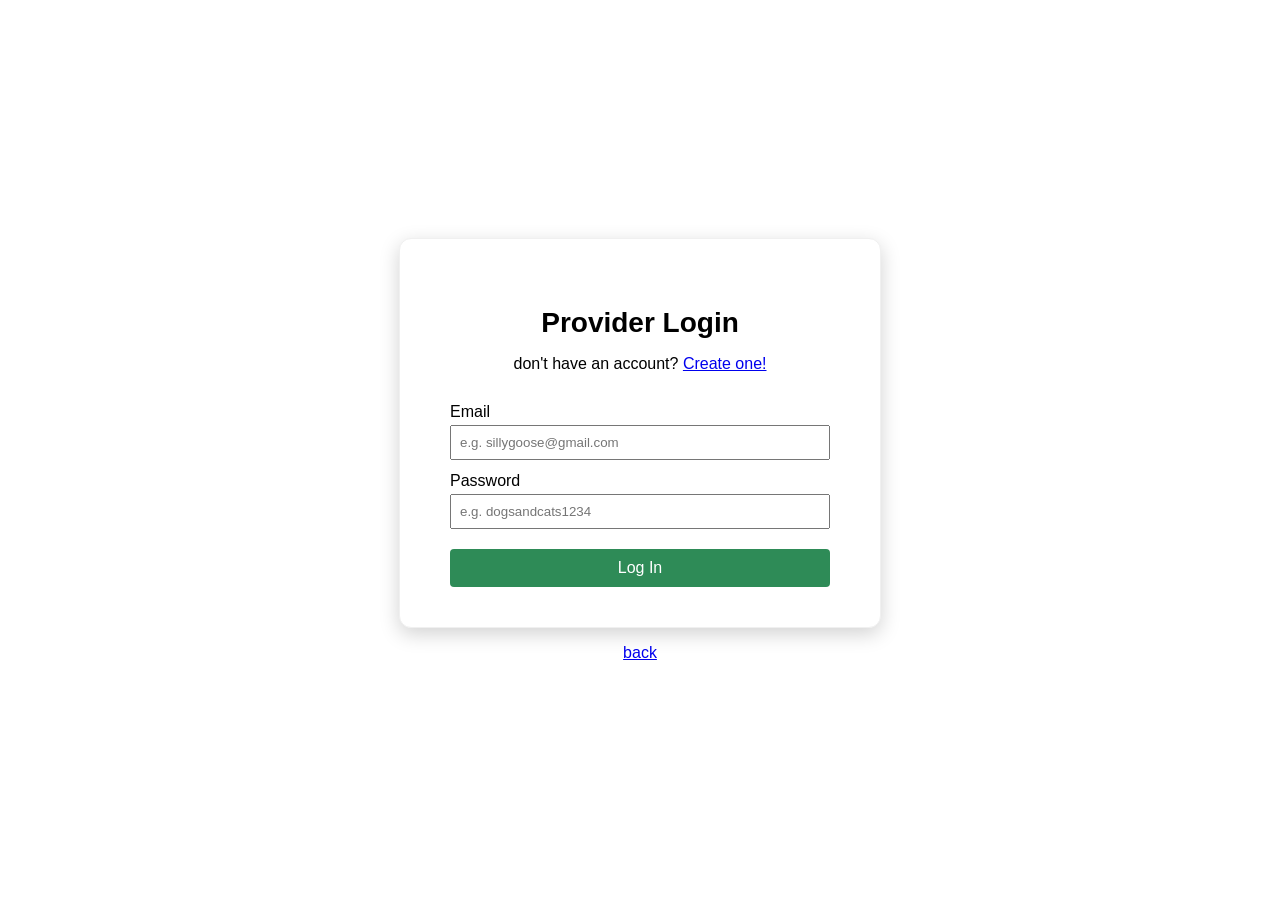
<file: high-fidelity-prototype/provider-prototype/provider-login.html>
<!DOCTYPE html>
<html lang="en">
<head>
    <meta charset="UTF-8">
    <meta name="viewport" content="width=device-width, initial-scale=1.0">
    <title>Provider Login</title>
    <link rel="stylesheet" href="style.css">
</head>
<body>
    <div class= "provider-form">
        <h3>Provider Login</h3>
        <p>don't have an account? <a href="provider-registration.html">Create one!</a></p>

        <form action="dashboard.html" method="get">

            <label for="email">Email</label>
            <input type="text" id="email" placeholder="e.g. sillygoose@gmail.com">

            <label for="password">Password</label>
            <input type="text" id="password" placeholder="e.g. dogsandcats1234">

            <button type="submit" class="register-btn">Log In</button>
        </form>

    </div>

    <div class="back-link">
        <a href="#">back</a>
    </div>
</body>
</html>
</file>
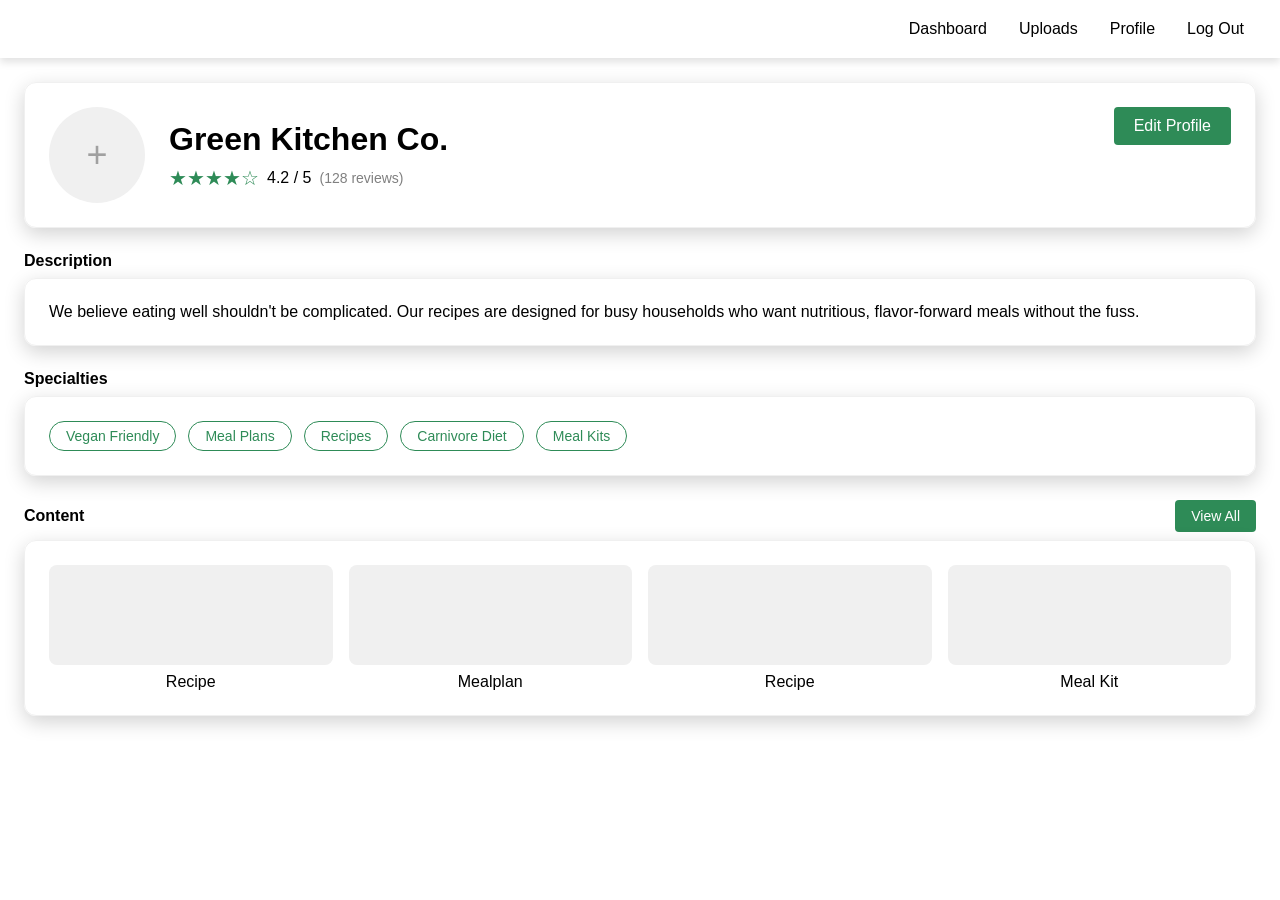
<file: high-fidelity-prototype/provider-prototype/provider-profile.html>
<!DOCTYPE html>
<html lang="en">
<head>
    <meta charset="UTF-8">
    <meta name="viewport" content="width=device-width, initial-scale=1.0">
    <title>Provider Profile</title>
    <link rel="stylesheet" href="style.css">
</head>
<body class="dashboard">
    <nav class="nav">
        <a href="dashboard.html"><button>Dashboard</button></a>
        <a href="#"><button>Uploads</button></a>
        <a href="provider-profile.html"><button>Profile</button></a>
        <a href="#"><button>Log Out</button></a>
    </nav>

    <main class="main">
        <!-- Profile header: avatar, name, rating, edit -->
        <div class="profile-header">
            <div class="avatar">
                <span class="avatar-placeholder">+</span>
            </div>
            <div class="profile-identity">
                <h1>Green Kitchen Co.</h1>
                <div class="rating">
                    <span class="stars">&#9733;&#9733;&#9733;&#9733;&#9734;</span>
                    <span class="rating-value">4.2 / 5</span>
                    <span class="rating-count">(128 reviews)</span>
                </div>
            </div>
            <a href="provider-profile-custimization.html"><button class="edit-btn">Edit Profile</button></a>
        </div>

        <!-- Mission statement -->
        <div class="profile-section">
            <h4>Description</h4>
            <div class="profile-card">
                <p>
                    We believe eating well shouldn't be complicated. Our recipes are
                    designed for busy households who want nutritious, flavor-forward
                    meals without the fuss.
                </p>
            </div>
        </div>

        <!-- Specialties / tags -->
        <div class="profile-section">
            <h4>Specialties</h4>
            <div class="profile-card">
                <div class="tag-list">
                    <span class="tag">Vegan Friendly</span>
                    <span class="tag">Meal Plans</span>
                    <span class="tag">Recipes</span>
                    <span class="tag">Carnivore Diet</span>
                    <span class="tag">Meal Kits</span>
                </div>
            </div>
        </div>

        <!-- Content -->
        <div class="profile-section">
            <div class="section-head">
                <h4>Content</h4>
                <button>View All</button>
            </div>
            <div class="profile-card">
                <div class="content-grid">
                    <div class="content-item">
                        <div class="content-thumb"></div>
                        <p>Recipe</p>
                    </div>
                    <div class="content-item">
                        <div class="content-thumb"></div>
                        <p>Mealplan</p>
                    </div>
                    <div class="content-item">
                        <div class="content-thumb"></div>
                        <p>Recipe</p>
                    </div>
                    <div class="content-item">
                        <div class="content-thumb"></div>
                        <p>Meal Kit</p>
                    </div>
                </div>
            </div>
        </div>
    </main>
</body>
</html>
</file>
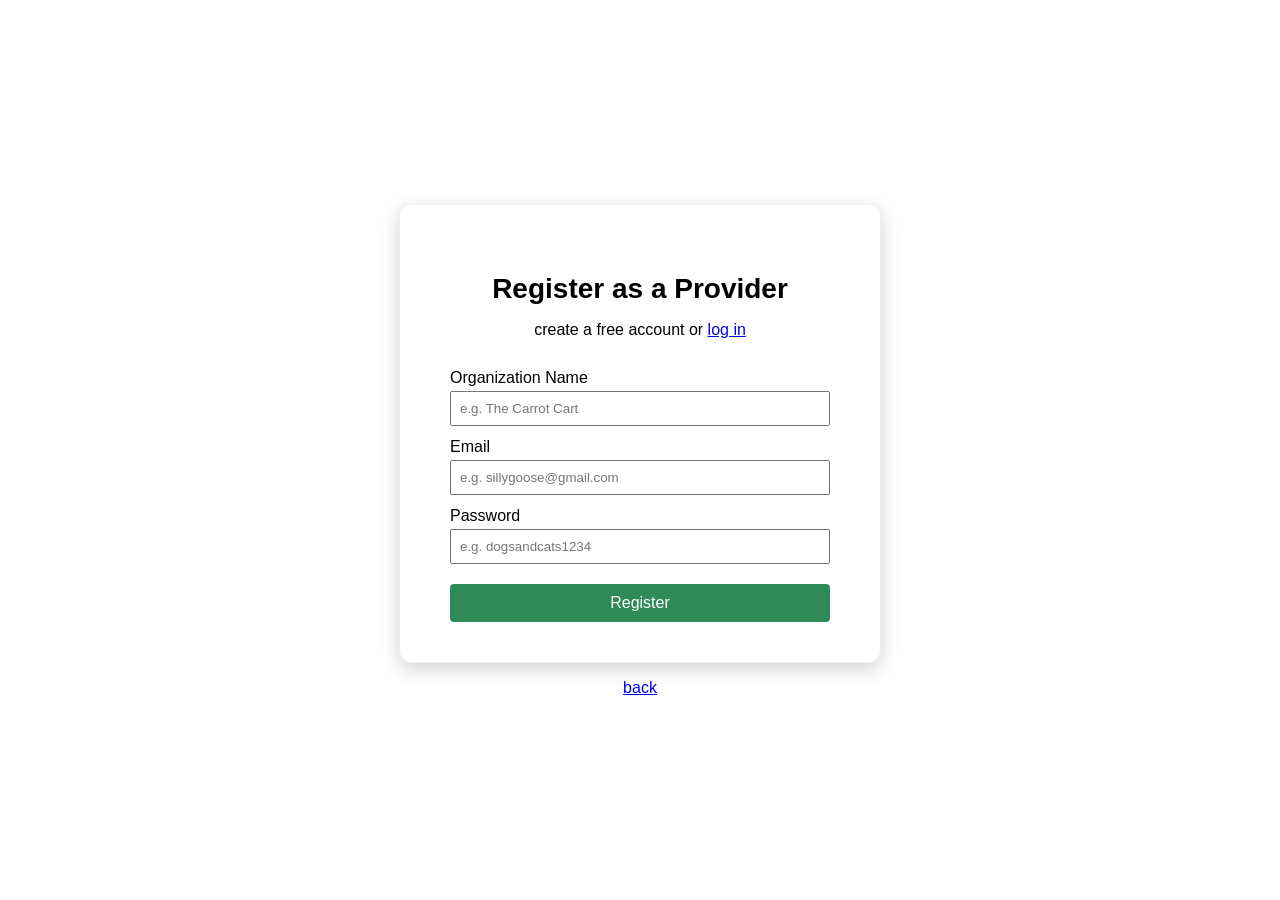
<file: high-fidelity-prototype/provider-prototype/provider-registration.html>
<!DOCTYPE html>
<html lang="en">
<head>
    <meta charset="UTF-8">
    <meta name="viewport" content="width=device-width, initial-scale=1.0">
    <title>Provider Registration</title>
    <link rel="stylesheet" href="style.css">
</head>
<body>
    <div class= "provider-form">
        <h3>Register as a Provider</h3>
        <p>create a free account or <a href="provider-login.html">log in</a></p>


        <form action="dashboard.html" method="get">
            <label for="organization">Organization Name</label>
            <input type="text" id="org" placeholder="e.g. The Carrot Cart">

            <label for="email">Email</label>
            <input type="text" id="email" placeholder="e.g. sillygoose@gmail.com">

            <label for="password">Password</label>
            <input type="text" id="password" placeholder="e.g. dogsandcats1234">

            <button type="submit" class="register-btn">Register</button>
        </form>

    </div>

    <div class="back-link">
        <a href="#">back</a>
    </div>
</body>
</html>
</file>
<file: high-fidelity-prototype/customer-prototype/style.css>
body {
    display: flex;
    flex-direction: column;
    justify-content: center;
    align-items: center;
    min-height: 100vh;
    margin: 0;
    background-color: #ffffff;
    font-family: Arial, sans-serif;
}

.back-link {
    text-align: center;
    margin-top: 16px;
}

.customer-form {
    background-color: #ffffff;
    border: 1px solid #f0f0f0;
    border-radius: 12px;
    box-shadow: 0 6px 20px rgba(0, 0, 0, 0.18);
    padding: 40px 50px;
    width: 380px;
}

.customer-form h3 {
    text-align: center;
    font-size: 28px;
    margin-bottom: 10px;
}

.customer-form p {
    text-align: center;
    margin-bottom: 30px;
}

.customer-form label {
    display: block;
    margin-top: 12px;
    margin-bottom: 4px;
}

.customer-form input {
    width: 100%;
    padding: 8px;
    box-sizing: border-box;
}

.register-btn {
    display: block;
    width: 100%;
    margin-top: 20px;
    padding: 10px;
    background-color: #2e6ab5;
    color: #ffffff;
    border: none;
    border-radius: 4px;
    font-size: 16px;
    cursor: pointer;
}

.register-btn:hover {
    background-color: #234f87;
}

.landing-card {
    background-color: #ffffff;
    border: 1px solid #f0f0f0;
    border-radius: 12px;
    box-shadow: 0 6px 20px rgba(0, 0, 0, 0.18);
    padding: 40px 50px;
    width: 380px;
    text-align: center;
}

.landing-card h3 {
    font-size: 28px;
    margin-bottom: 10px;
}

.landing-card p {
    margin-bottom: 30px;
}

.role-buttons {
    display: flex;
    flex-direction: column;
    gap: 14px;
}

.role-btn {
    display: block;
    width: 100%;
    padding: 10px;
    box-sizing: border-box;
    color: #ffffff;
    border: none;
    border-radius: 4px;
    font-size: 16px;
    cursor: pointer;
    text-decoration: none;
}

.customer-btn {
    background-color: #2e6ab5;
}

.customer-btn:hover {
    background-color: #234f87;
}

.provider-btn {
    background-color: #2e8b57;
}

.provider-btn:hover {
    background-color: #256b44;
}

.dashboard-body {
    display: block;
    align-items: initial;
    justify-content: initial;
    min-height: 100vh;
}

.navbar {
    display: flex;
    justify-content: space-between;
    align-items: center;
    padding: 16px 40px;
    background-color: #ffffff;
    border-bottom: 1px solid #f0f0f0;
    box-shadow: 0 2px 8px rgba(0, 0, 0, 0.08);
}

.navbar .logo {
    font-size: 20px;
    font-weight: bold;
    color: #2e6ab5;
}

.nav-links {
    display: flex;
    gap: 24px;
}

.nav-links a {
    color: #333333;
    text-decoration: none;
    font-size: 15px;
}

.nav-links a:hover {
    color: #2e6ab5;
}

.dashboard-container {
    max-width: 900px;
    margin: 0 auto;
    padding: 40px 20px;
}

.dashboard-container h3 {
    font-size: 26px;
    margin-bottom: 4px;
}

.dashboard-container > p {
    margin-top: 0;
    margin-bottom: 24px;
    color: #666666;
}

.filter-tags {
    display: flex;
    flex-wrap: wrap;
    gap: 10px;
    margin-bottom: 30px;
}

.tag-pill {
    background-color: #eef2f7;
    color: #2e6ab5;
    padding: 6px 14px;
    border-radius: 20px;
    font-size: 14px;
    cursor: pointer;
}

.tag-pill.active {
    background-color: #2e6ab5;
    color: #ffffff;
}

.tag-pill.small {
    padding: 3px 10px;
    font-size: 12px;
}

.card-grid {
    display: grid;
    grid-template-columns: repeat(auto-fill, minmax(240px, 1fr));
    gap: 20px;
}

.profile-card {
    background-color: #ffffff;
    border: 1px solid #f0f0f0;
    border-radius: 12px;
    box-shadow: 0 6px 20px rgba(0, 0, 0, 0.18);
    padding: 30px 40px;
    max-width: 380px;
}

.profile-card label {
    display: block;
    margin-top: 16px;
    margin-bottom: 4px;
    color: #666666;
    font-size: 13px;
}

.profile-field {
    margin: 0;
    padding: 8px;
    border-radius: 4px;
    border: 1px solid transparent;
}

.profile-field[contenteditable="true"] {
    border-color: #2e6ab5;
    background-color: #f7faff;
}

.review-form {
    margin-top: 12px;
    display: flex;
    flex-direction: column;
}

.review-form label {
    font-size: 13px;
    color: #666666;
    margin-bottom: 4px;
}

.review-rating,
.review-comment {
    width: 100%;
    box-sizing: border-box;
    padding: 8px;
    margin-bottom: 10px;
    border: 1px solid #d9d9d9;
    border-radius: 4px;
    font-family: inherit;
}

.review-comment {
    resize: vertical;
    min-height: 60px;
}

.mealkit-list-label {
    margin: 12px 0 4px 0;
    font-size: 13px;
    font-weight: bold;
    color: #444444;
}

.mealkit-list {
    margin: 0;
    padding-left: 18px;
    font-size: 13px;
    color: #444444;
}

.mealkit-list li {
    margin-bottom: 4px;
}

.no-results,
.no-subscriptions {
    text-align: center;
    color: #666666;
    margin-top: 40px;
}

.no-subscriptions a {
    color: #2e6ab5;
}

.service-card {
    background-color: #ffffff;
    border: 1px solid #f0f0f0;
    border-radius: 12px;
    box-shadow: 0 6px 20px rgba(0, 0, 0, 0.1);
    padding: 20px;
    display: flex;
    flex-direction: column;
}

.service-card[hidden] {
    display: none;
}

.card-image {
    width: 100%;
    height: 140px;
    object-fit: cover;
    border-radius: 8px;
    margin-bottom: 12px;
}

.card-body h4 {
    margin: 0 0 4px 0;
}

.provider-name {
    margin: 0 0 10px 0;
    color: #666666;
    font-size: 14px;
}

.card-tags {
    display: flex;
    gap: 6px;
    margin-bottom: 10px;
}

.price {
    margin: 0 0 4px 0;
    font-size: 14px;
    font-weight: bold;
    color: #2e6ab5;
}

.rating {
    margin: 0;
    font-size: 14px;
    color: #444444;
}

.subscribe-btn {
    margin-top: 16px;
    padding: 10px;
    background-color: #2e6ab5;
    color: #ffffff;
    border: none;
    border-radius: 4px;
    font-size: 15px;
    cursor: pointer;
}

.subscribe-btn:hover {
    background-color: #234f87;
}

.subscribe-btn.subscribed {
    background-color: #2e8b57;
}

.subscribe-btn.subscribed:hover {
    background-color: #256b44;
}
</file>
<file: high-fidelity-prototype/provider-prototype/style.css>
body {
    display: flex;
    flex-direction: column;
    justify-content: center;
    align-items: center;
    min-height: 100vh;
    margin: 0;
    background-color: #ffffff;
    font-family: Arial, sans-serif;
}

.back-link {
    text-align: center;
    margin-top: 16px;
}

.provider-form {
    background-color: #ffffff;
    border: 1px solid #f0f0f0;
    border-radius: 12px;
    box-shadow: 0 6px 20px rgba(0, 0, 0, 0.18);
    padding: 40px 50px;
    width: 380px;
}

.provider-form h3 {
    text-align: center;
    font-size: 28px;
    margin-bottom: 10px;
}

.provider-form p {
    text-align: center;
    margin-bottom: 30px;
}

.provider-form label {
    display: block;
    margin-top: 12px;
    margin-bottom: 4px;
}

.provider-form input {
    width: 100%;
    padding: 8px;
    box-sizing: border-box;
}

.register-btn {
    display: block;
    width: 100%;
    margin-top: 20px;
    padding: 10px;
    background-color: #2e8b57;
    color: #ffffff;
    border: none;
    border-radius: 4px;
    font-size: 16px;
    cursor: pointer;
}

.register-btn:hover {
    background-color: #256b44;
}

/* Dashboard page */
body.dashboard {
    justify-content: flex-start;
    align-items: stretch;
}

.nav {
    display: flex;
    justify-content: flex-end;
    gap: 8px;
    padding: 12px 24px;
    box-shadow: 0 4px 8px rgba(0, 0, 0, 0.12);
}

.nav button {
    background: none;
    border: none;
    padding: 8px 12px;
    font-family: inherit;
    font-size: 16px;
    color: #000000;
    cursor: pointer;
}

.nav button:hover,
.nav button:active {
    color: #2e8b57;
}

.main {
    display: flex;
    flex: 1;
    flex-direction: column;
    gap: 24px;
    padding: 24px;
    box-sizing: border-box;
}

.header-bar {
    display: flex;
    justify-content: space-between;
    align-items: center;
}

.header-bar h1 {
    margin: 0;
}

.create-btn {
    padding: 10px 20px;
    background-color: #2e8b57;
    color: #ffffff;
    border: none;
    border-radius: 4px;
    font-size: 16px;
    cursor: pointer;
}

.create-btn:hover {
    background-color: #256b44;
}

.stats-section {
    display: flex;
    flex-direction: column;
    gap: 8px;
    margin-bottom: -14px;
}

.stats-section > h4 {
    margin: 0;
}

.stats {
    display: flex;
    justify-content: space-around;
    align-items: center;
    height: 20vh;
    padding: 0 24px;
    border: 1px solid #f0f0f0;
    border-radius: 12px;
    box-shadow: 0 6px 20px rgba(0, 0, 0, 0.18);
    box-sizing: border-box;
}

.stat {
    text-align: center;
}

.panels {
    display: flex;
    flex: 1;
    gap: 24px;
}

.panel-section {
    display: flex;
    flex-direction: column;
    flex: 1;
}

.panel-section > h2 {
    margin: 0;
}

.panel {
    display: flex;
    flex: 1;
    flex-direction: column;
    padding: 24px;
    margin-top: -12px;
    border: 1px solid #f0f0f0;
    border-radius: 12px;
    box-shadow: 0 6px 20px rgba(0, 0, 0, 0.18);
    box-sizing: border-box;
    position: relative;
}

.panel-head {
    display: flex;
    justify-content: flex-end;
    align-items: center;
    min-height: 36px;
}

.panel-head h2 {
    margin: 0;
}

.panel-head button {
    position: absolute;
    top: 8px;
    right: 8px;
    padding: 8px 16px;
    background-color: #2e8b57;
    color: #ffffff;
    border: none;
    border-radius: 4px;
    font-size: 14px;
    cursor: pointer;
}

.panel-head button:hover {
    background-color: #256b44;
}

.panel ul {
    flex: 1;
}

.upload-list {
    overflow-y: auto;
    max-height: 150px;
    position: relative;
}

.upload-list::before {
    content: '';
    position: sticky;
    top: 0;
    display: block;
    height: 40px;
    margin-bottom: -35px;
    background: linear-gradient(to bottom, #ffffff 0%, transparent 50%);
    pointer-events: none;
    z-index: 1;
}

.upload-list::after {
    content: '';
    position: sticky;
    bottom: 0;
    display: block;
    height: 40px;
    margin-top: -40px;
    background: linear-gradient(to bottom, transparent 50%, #ffffff 100%);
    pointer-events: none;
}

.upload-list::-webkit-scrollbar {
    width: 6px;
}

.upload-list::-webkit-scrollbar-track {
    background: transparent;
}

.upload-list::-webkit-scrollbar-thumb {
    background-color: #c0c0c0;
    border-radius: 3px;
}

.upload-list::-webkit-scrollbar-button {
    display: none;
}

.upload-item {
    display: flex;
    justify-content: space-between;
    align-items: center;
    margin-left: 5px;
    margin-right: 5px;
    margin-bottom: 8px;
    padding: 4px 12px;
    border: 1px solid #f0f0f0;
    border-radius: 12px;
    box-shadow: 0 6px 5px rgba(0, 0, 0, 0.18);
    box-sizing: border-box;
}

.upload-item p {
    max-width: 50%;
    overflow: hidden;
    white-space: nowrap;
    text-overflow: ellipsis;
    margin: 0;
}

.upload-item button {
    background: none;
    border: none;
    padding: 8px 12px;
    font-family: inherit;
    font-size: 16px;
    color: #000000;
    cursor: pointer;
}

.upload-item button:hover,
.upload-item button:active {
    color: #2e8b57;
}

/* Profile page */
.profile-header {
    display: flex;
    align-items: center;
    gap: 24px;
    padding: 24px;
    border: 1px solid #f0f0f0;
    border-radius: 12px;
    box-shadow: 0 6px 20px rgba(0, 0, 0, 0.18);
    box-sizing: border-box;
}

.avatar {
    display: flex;
    justify-content: center;
    align-items: center;
    width: 96px;
    height: 96px;
    flex-shrink: 0;
    border-radius: 50%;
    background-color: #f0f0f0;
    overflow: hidden;
}

.avatar-placeholder {
    font-size: 36px;
    color: #a0a0a0;
}

.profile-identity {
    flex: 1;
}

.profile-identity h1 {
    margin: 0 0 8px;
}

.rating {
    display: flex;
    align-items: center;
    gap: 8px;
}

.stars {
    color: #2e8b57;
    font-size: 20px;
}

.rating-count {
    color: #808080;
    font-size: 14px;
}

.profile-header > a {
    align-self: flex-start;
}

.edit-btn {
    padding: 10px 20px;
    background-color: #2e8b57;
    color: #ffffff;
    border: none;
    border-radius: 4px;
    font-size: 16px;
    cursor: pointer;
}

.edit-btn:hover {
    background-color: #256b44;
}

.profile-section {
    display: flex;
    flex-direction: column;
    gap: 8px;
}

.profile-section > h4 {
    margin: 0;
}

.section-head {
    display: flex;
    justify-content: space-between;
    align-items: center;
}

.section-head h4 {
    margin: 0;
}

.section-head button {
    padding: 8px 16px;
    background-color: #2e8b57;
    color: #ffffff;
    border: none;
    border-radius: 4px;
    font-size: 14px;
    cursor: pointer;
}

.section-head button:hover {
    background-color: #256b44;
}

.profile-card {
    padding: 24px;
    border: 1px solid #f0f0f0;
    border-radius: 12px;
    box-shadow: 0 6px 20px rgba(0, 0, 0, 0.18);
    box-sizing: border-box;
}

.profile-card p {
    margin: 0;
}

.tag-list {
    display: flex;
    flex-wrap: wrap;
    gap: 12px;
}

.tag {
    padding: 6px 16px;
    border: 1px solid #2e8b57;
    border-radius: 20px;
    color: #2e8b57;
    font-size: 14px;
}

/* Customization page */
.profile-input {
    display: block;
    width: 100%;
    border: none;
    padding: 0;
    margin: 0;
    font-family: inherit;
    font-size: inherit;
    color: inherit;
    background: transparent;
    resize: vertical;
    box-sizing: border-box;
}

.profile-input:focus {
    outline: none;
}

.tag-add {
    display: flex;
    justify-content: center;
    align-items: center;
    width: 32px;
    height: 32px;
    padding: 0;
    border: 1px dashed #2e8b57;
    border-radius: 50%;
    background: transparent;
    color: #2e8b57;
    font-size: 18px;
    line-height: 1;
    cursor: pointer;
}

.tag-add:hover {
    background-color: #2e8b57;
    color: #ffffff;
}

/* Review reply modal */
.modal {
    display: none;
    position: fixed;
    top: 0;
    left: 0;
    width: 100%;
    height: 100%;
    justify-content: center;
    align-items: center;
    z-index: 100;
}

.modal:target {
    display: flex;
}

.modal-backdrop {
    position: absolute;
    top: 0;
    left: 0;
    width: 100%;
    height: 100%;
    background-color: rgba(0, 0, 0, 0.5);
}

.modal-card {
    position: relative;
    display: flex;
    flex-direction: column;
    gap: 12px;
    width: 420px;
    max-width: 90%;
    padding: 32px;
    background-color: #ffffff;
    border-radius: 12px;
    box-shadow: 0 6px 20px rgba(0, 0, 0, 0.25);
    box-sizing: border-box;
}

.modal-close {
    position: absolute;
    top: 12px;
    right: 16px;
    font-size: 24px;
    line-height: 1;
    color: #808080;
    text-decoration: none;
}

.modal-close:hover {
    color: #000000;
}

.review-text {
    margin: 0;
}

.modal-card label {
    font-weight: bold;
}

.reply-box {
    border: 1px solid #f0f0f0;
    border-radius: 8px;
    padding: 8px;
    box-shadow: 0 6px 20px rgba(0, 0, 0, 0.12);
}

.modal-actions {
    display: flex;
    justify-content: flex-end;
    align-items: center;
    gap: 16px;
}

.modal-cancel {
    color: #808080;
    text-decoration: none;
}

.modal-cancel:hover {
    color: #000000;
}

.content-grid {
    display: flex;
    gap: 16px;
    flex-wrap: wrap;
}

.content-item {
    flex: 1;
    min-width: 120px;
    text-align: center;
}

.content-thumb {
    height: 100px;
    border-radius: 8px;
    background-color: #f0f0f0;
    margin-bottom: 8px;
}

.content-item p {
    margin: 0;
}
</file>
